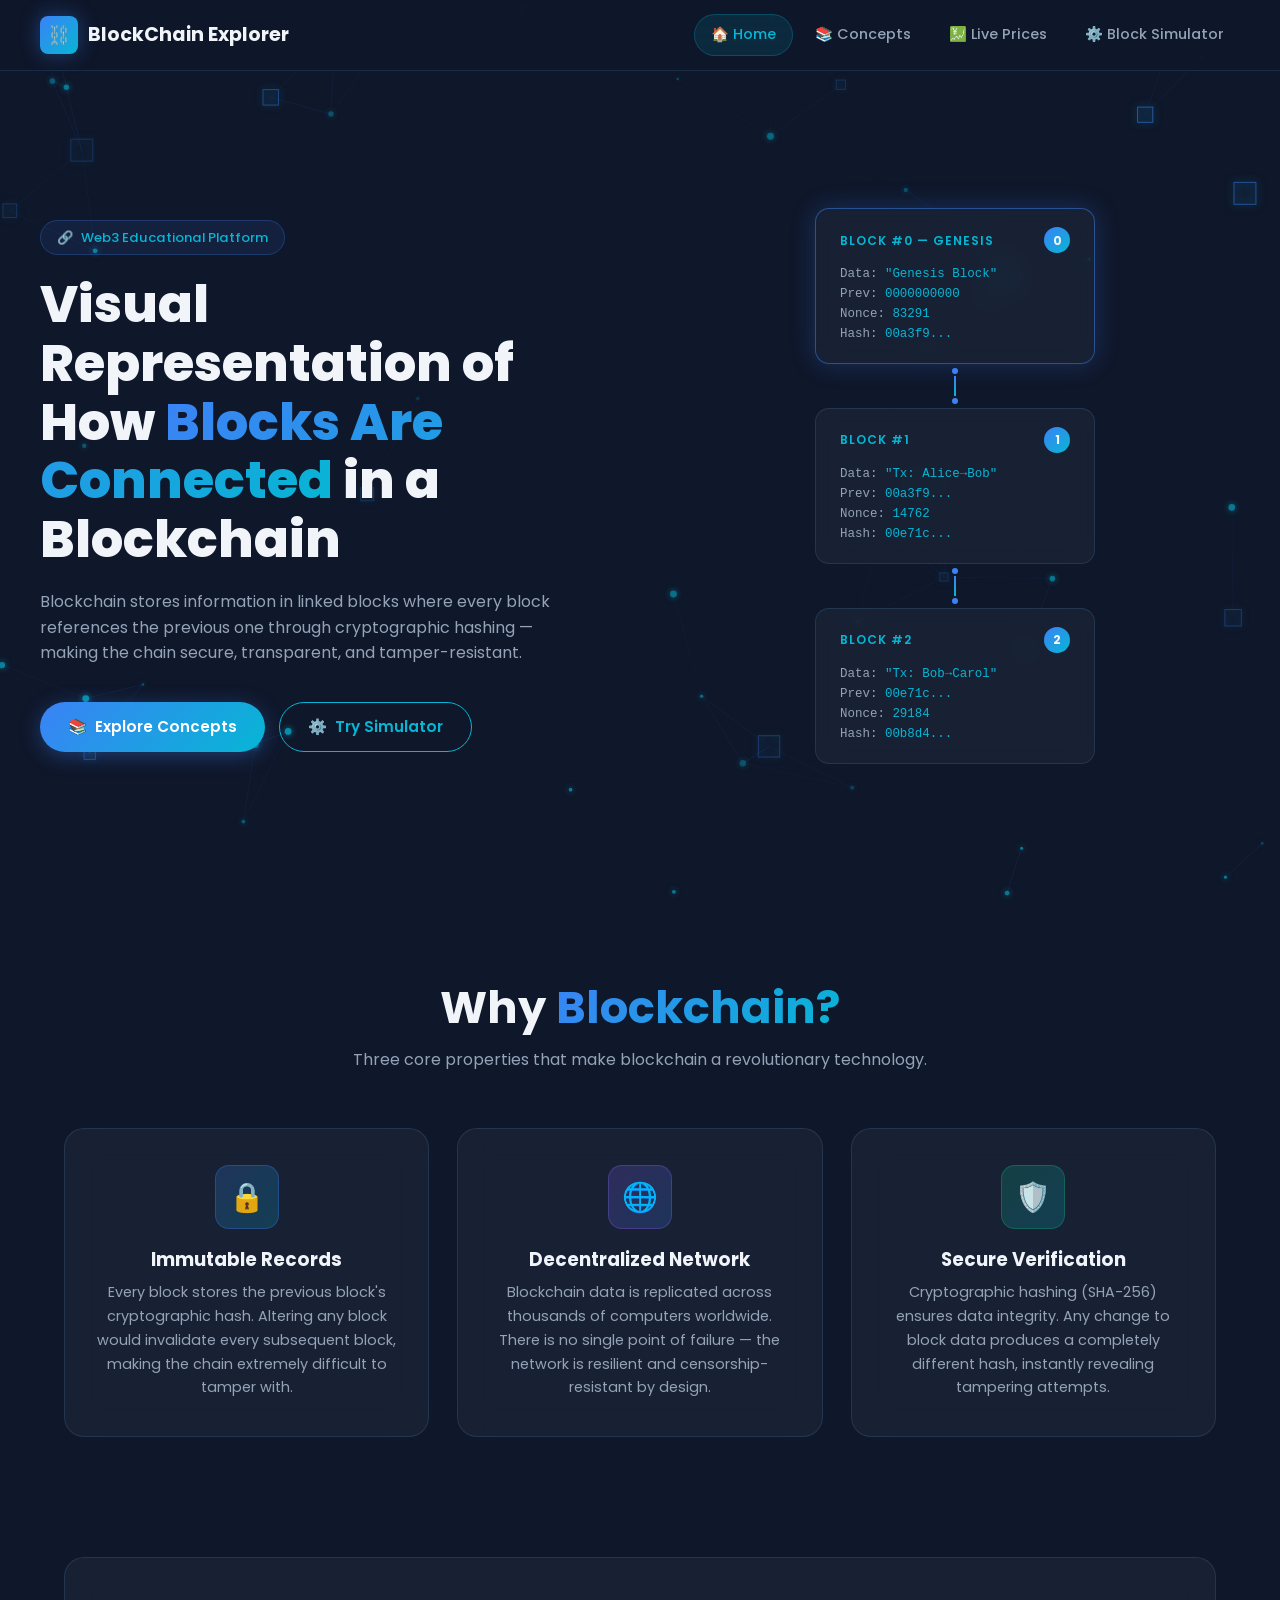
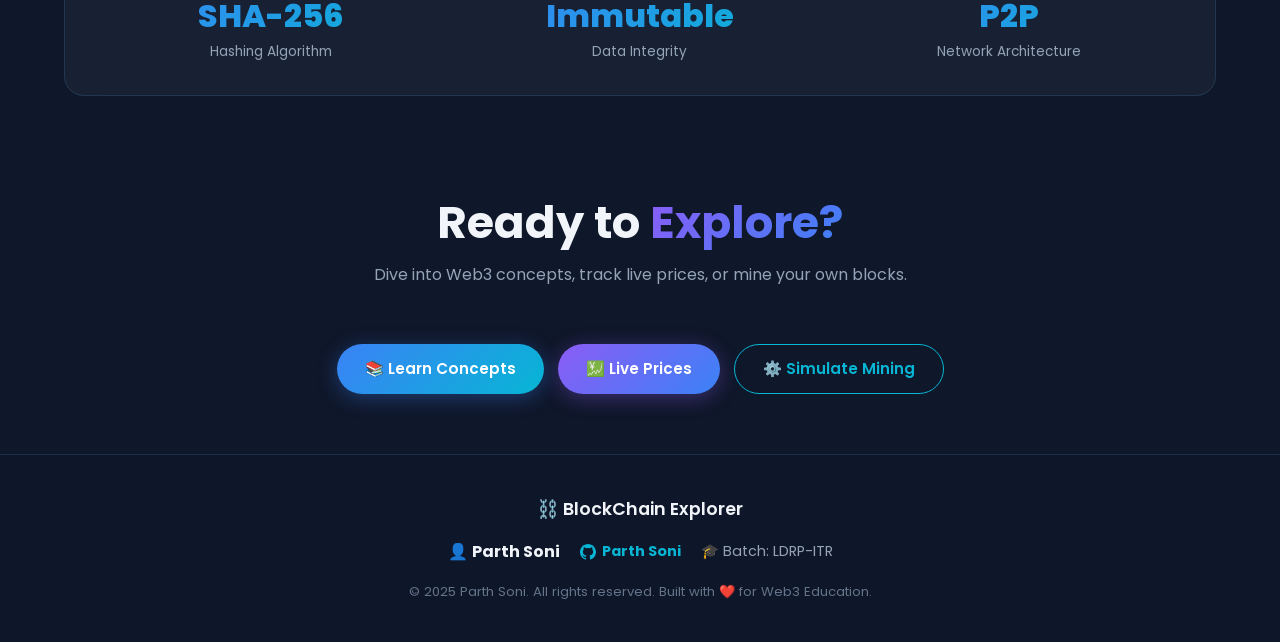
<file: web3(blockchain)/index.html>
<!DOCTYPE html>
<html lang="en">

<head>
  <meta charset="UTF-8" />
  <meta name="viewport" content="width=device-width, initial-scale=1.0" />
  <title>BlockChain Explorer — Home</title>
  <meta name="description"
    content="Visual representation of how blocks are connected in a blockchain. Explore Web3 concepts, live prices, and an interactive block simulator." />
  <link rel="stylesheet" href="css/style.css" />
  <link rel="icon"
    href="data:image/svg+xml,<svg xmlns='http://www.w3.org/2000/svg' viewBox='0 0 100 100'><text y='.9em' font-size='90'>🔗</text></svg>" />
</head>

<body>

  <!-- Animated Background Canvas -->
  <canvas id="bg-canvas"></canvas>

  <div class="page-wrapper">

    <!-- ===== NAVIGATION ===== -->
    <nav class="navbar" role="navigation" aria-label="Main navigation">
      <div class="navbar-inner">
        <a href="index.html" class="navbar-logo" aria-label="BlockChain Explorer Home">
          <span class="logo-icon" aria-hidden="true">⛓️</span>
          <span>BlockChain Explorer</span>
        </a>

        <button class="nav-toggle" id="navToggle" aria-label="Toggle navigation" aria-expanded="false">
          <span></span><span></span><span></span>
        </button>

        <ul class="navbar-links" id="navLinks" role="list">
          <li><a href="index.html" class="active" aria-current="page">🏠 Home</a></li>
          <li><a href="concepts.html">📚 Concepts</a></li>
          <li><a href="prices.html">💹 Live Prices</a></li>
          <li><a href="simulator.html">⚙️ Block Simulator</a></li>
        </ul>
      </div>
    </nav>

    <!-- ===== HERO SECTION ===== -->
    <section class="hero" aria-labelledby="hero-title">
      <div class="hero-inner">

        <!-- Left Content -->
        <div class="hero-content">
          <div class="hero-eyebrow fade-in">
            <span>🔗</span>
            <span>Web3 Educational Platform</span>
          </div>

          <h1 class="hero-title fade-in fade-in-delay-1" id="hero-title">
            Visual Representation of How
            <span class="gradient-text"> Blocks Are Connected</span>
            in a Blockchain
          </h1>

          <p class="hero-description fade-in fade-in-delay-2">
            Blockchain stores information in linked blocks where every block references
            the previous one through cryptographic hashing — making the chain secure,
            transparent, and tamper-resistant.
          </p>

          <div class="hero-buttons fade-in fade-in-delay-3">
            <a href="concepts.html" class="btn btn-primary">
              <span>📚</span> Explore Concepts
            </a>
            <a href="simulator.html" class="btn btn-outline">
              <span>⚙️</span> Try Simulator
            </a>
          </div>
        </div>

        <!-- Right Blockchain Visual -->
        <div class="blockchain-visual" aria-hidden="true">
          <div class="block-chain-demo">

            <!-- Genesis Block -->
            <div class="demo-block active-block">
              <div class="demo-block-header">
                <span class="demo-block-label">Block #0 — Genesis</span>
                <span class="demo-block-num">0</span>
              </div>
              <div class="demo-block-data">
                <div>Data: <span>"Genesis Block"</span></div>
                <div>Prev: <span>0000000000</span></div>
                <div>Nonce: <span>83291</span></div>
                <div>Hash: <span>00a3f9...</span></div>
              </div>
            </div>

            <div class="demo-chain-link">
              <div class="chain-dot"></div>
              <div class="chain-line"></div>
              <div class="chain-dot"></div>
            </div>

            <!-- Block 1 -->
            <div class="demo-block">
              <div class="demo-block-header">
                <span class="demo-block-label">Block #1</span>
                <span class="demo-block-num">1</span>
              </div>
              <div class="demo-block-data">
                <div>Data: <span>"Tx: Alice→Bob"</span></div>
                <div>Prev: <span>00a3f9...</span></div>
                <div>Nonce: <span>14762</span></div>
                <div>Hash: <span>00e71c...</span></div>
              </div>
            </div>

            <div class="demo-chain-link">
              <div class="chain-dot"></div>
              <div class="chain-line"></div>
              <div class="chain-dot"></div>
            </div>

            <!-- Block 2 -->
            <div class="demo-block">
              <div class="demo-block-header">
                <span class="demo-block-label">Block #2</span>
                <span class="demo-block-num">2</span>
              </div>
              <div class="demo-block-data">
                <div>Data: <span>"Tx: Bob→Carol"</span></div>
                <div>Prev: <span>00e71c...</span></div>
                <div>Nonce: <span>29184</span></div>
                <div>Hash: <span>00b8d4...</span></div>
              </div>
            </div>

          </div>
        </div>
        <!-- end hero right -->

      </div>
    </section>

    <!-- ===== FEATURES SECTION ===== -->
    <section class="section" aria-labelledby="features-title">
      <div class="container">
        <h2 class="section-title fade-in" id="features-title">
          Why <span class="gradient-text">Blockchain?</span>
        </h2>
        <p class="section-subtitle fade-in fade-in-delay-1">
          Three core properties that make blockchain a revolutionary technology.
        </p>

        <div class="features-grid">

          <!-- Card 1 -->
          <article class="glass-card feature-card fade-in fade-in-delay-1">
            <div class="feature-icon feature-icon-blue" aria-hidden="true">🔒</div>
            <h3>Immutable Records</h3>
            <p>
              Every block stores the previous block's cryptographic hash.
              Altering any block would invalidate every subsequent block,
              making the chain extremely difficult to tamper with.
            </p>
          </article>

          <!-- Card 2 -->
          <article class="glass-card feature-card fade-in fade-in-delay-2">
            <div class="feature-icon feature-icon-purple" aria-hidden="true">🌐</div>
            <h3>Decentralized Network</h3>
            <p>
              Blockchain data is replicated across thousands of computers worldwide.
              There is no single point of failure — the network is resilient and
              censorship-resistant by design.
            </p>
          </article>

          <!-- Card 3 -->
          <article class="glass-card feature-card fade-in fade-in-delay-3">
            <div class="feature-icon feature-icon-green" aria-hidden="true">🛡️</div>
            <h3>Secure Verification</h3>
            <p>
              Cryptographic hashing (SHA-256) ensures data integrity.
              Any change to block data produces a completely different hash,
              instantly revealing tampering attempts.
            </p>
          </article>

        </div>
      </div>
    </section>

    <!-- ===== STATS STRIP ===== -->
    <section class="section" style="padding: 40px 0;" aria-label="Blockchain statistics">
      <div class="container">
        <div class="glass-card"
          style="padding: 32px; display: grid; grid-template-columns: repeat(3,1fr); gap: 20px; text-align:center;">
          <div>
            <div style="font-size:2rem; font-weight:800;" class="gradient-text">SHA-256</div>
            <div style="color:var(--text-secondary);font-size:0.85rem;">Hashing Algorithm</div>
          </div>
          <div>
            <div style="font-size:2rem; font-weight:800;" class="gradient-text">Immutable</div>
            <div style="color:var(--text-secondary);font-size:0.85rem;">Data Integrity</div>
          </div>
          <div>
            <div style="font-size:2rem; font-weight:800;" class="gradient-text">P2P</div>
            <div style="color:var(--text-secondary);font-size:0.85rem;">Network Architecture</div>
          </div>
        </div>
      </div>
    </section>

    <!-- ===== CTA STRIP ===== -->
    <section class="section" style="padding: 60px 0;" aria-label="Call to action">
      <div class="container" style="text-align:center;">
        <h2 class="section-title fade-in">Ready to <span class="gradient-text-purple">Explore?</span></h2>
        <p class="section-subtitle fade-in fade-in-delay-1">Dive into Web3 concepts, track live prices, or mine your own
          blocks.</p>
        <div style="display:flex; gap:14px; justify-content:center; flex-wrap:wrap;" class="fade-in fade-in-delay-2">
          <a href="concepts.html" class="btn btn-primary">📚 Learn Concepts</a>
          <a href="prices.html" class="btn btn-secondary">💹 Live Prices</a>
          <a href="simulator.html" class="btn btn-outline">⚙️ Simulate Mining</a>
        </div>
      </div>
    </section>

    <!-- ===== FOOTER ===== -->
    <footer class="footer" role="contentinfo">
      <div class="footer-inner">
        <div class="footer-name">⛓️ BlockChain Explorer</div>
        <div class="footer-meta">
          <span>👤 <strong>Parth Soni</strong></span>
          <a href="https://github.com/parth-soni67" target="_blank" rel="noopener noreferrer">
            <svg width="16" height="16" viewBox="0 0 24 24" fill="currentColor" aria-hidden="true">
              <path
                d="M12 0C5.37 0 0 5.37 0 12c0 5.3 3.44 9.8 8.21 11.39.6.11.82-.26.82-.58v-2.03c-3.34.73-4.04-1.61-4.04-1.61-.54-1.38-1.33-1.75-1.33-1.75-1.09-.74.08-.73.08-.73 1.2.08 1.84 1.24 1.84 1.24 1.07 1.83 2.8 1.3 3.48 1 .11-.78.42-1.3.76-1.6-2.67-.3-5.47-1.33-5.47-5.93 0-1.31.47-2.38 1.24-3.22-.12-.3-.54-1.52.12-3.18 0 0 1.01-.32 3.3 1.23a11.5 11.5 0 0 1 3-.4c1.02 0 2.05.13 3 .4 2.28-1.55 3.3-1.23 3.3-1.23.66 1.66.24 2.88.12 3.18.77.84 1.24 1.91 1.24 3.22 0 4.61-2.81 5.63-5.48 5.92.43.37.81 1.1.81 2.22v3.29c0 .32.21.7.82.58C20.56 21.8 24 17.3 24 12 24 5.37 18.63 0 12 0z" />
            </svg>
            <strong>Parth Soni</strong>
          </a>
          <span class="footer-batch">🎓 Batch: LDRP-ITR</span>
        </div>
        <p class="footer-copy">© 2025 Parth Soni. All rights reserved. Built with ❤️ for Web3 Education.</p>
      </div>
    </footer>

  </div><!-- end page-wrapper -->

  <script src="js/main.js"></script>
</body>

</html>
</file>
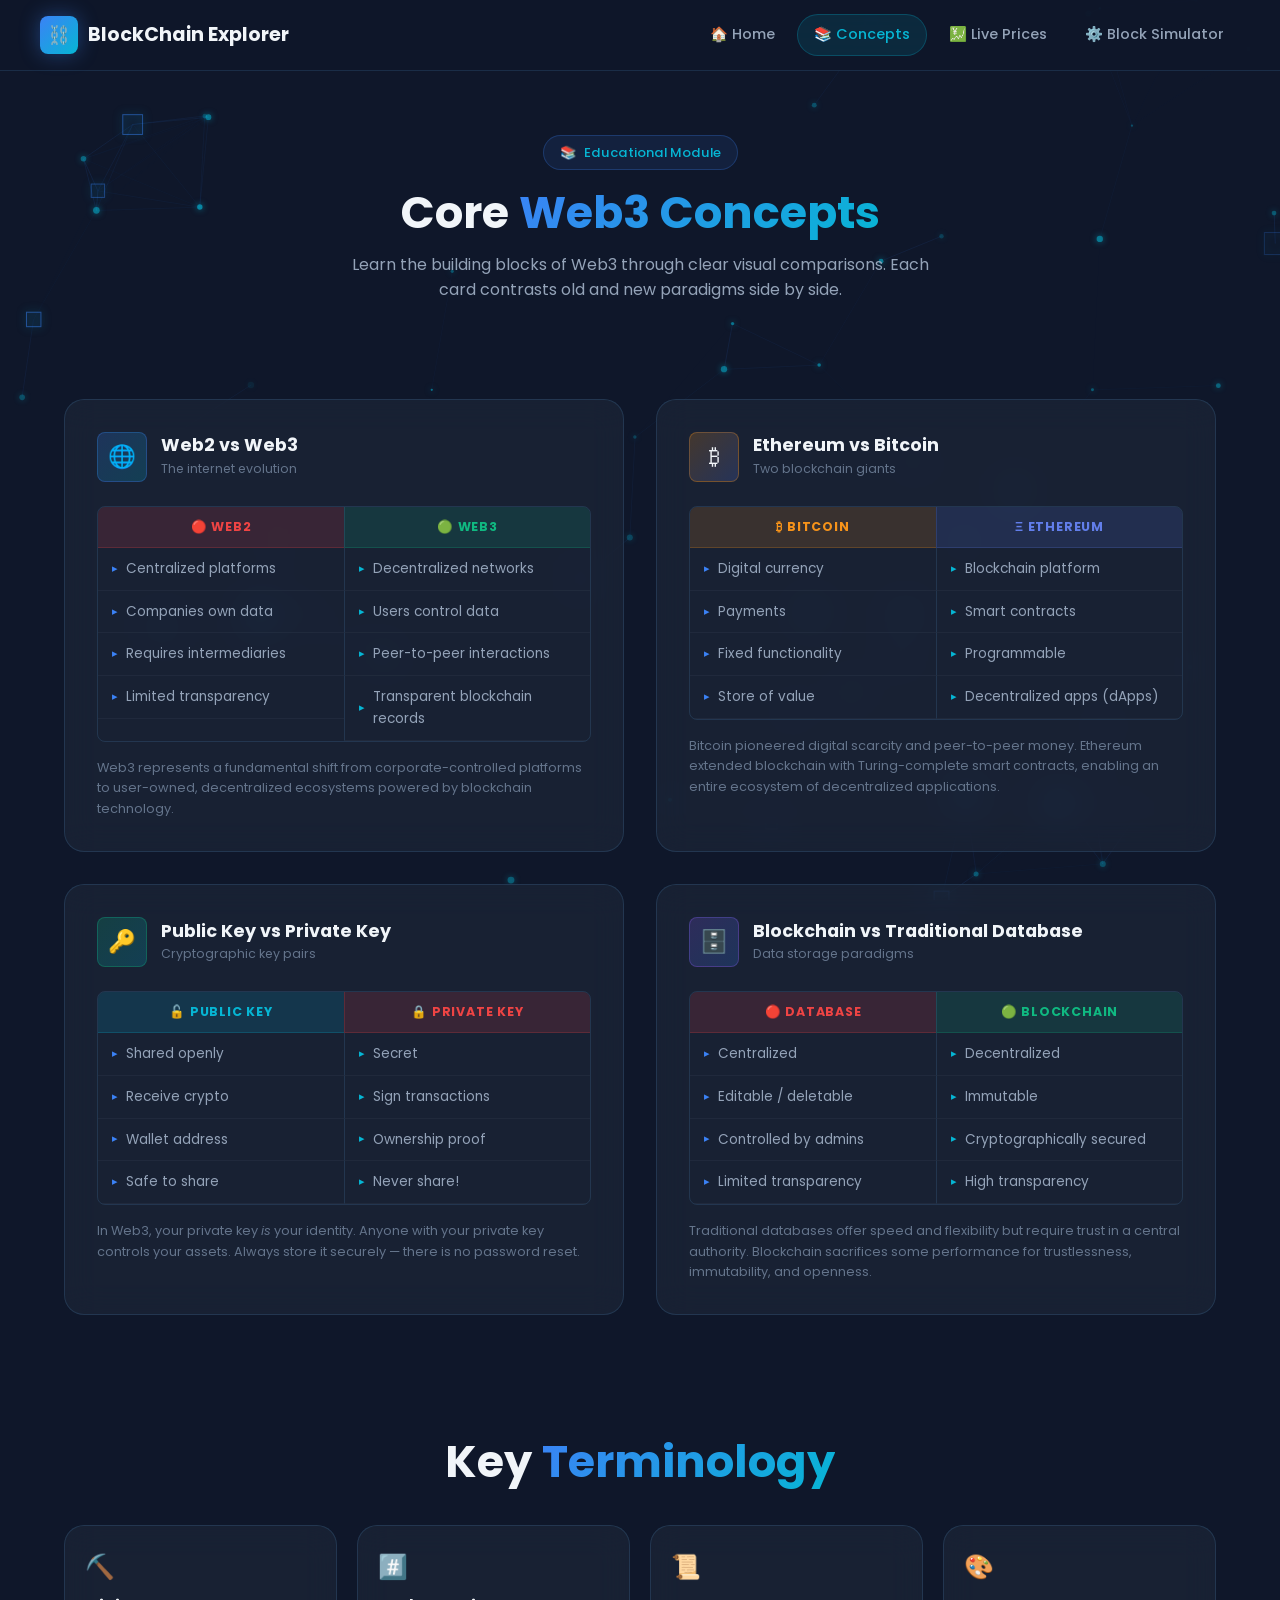
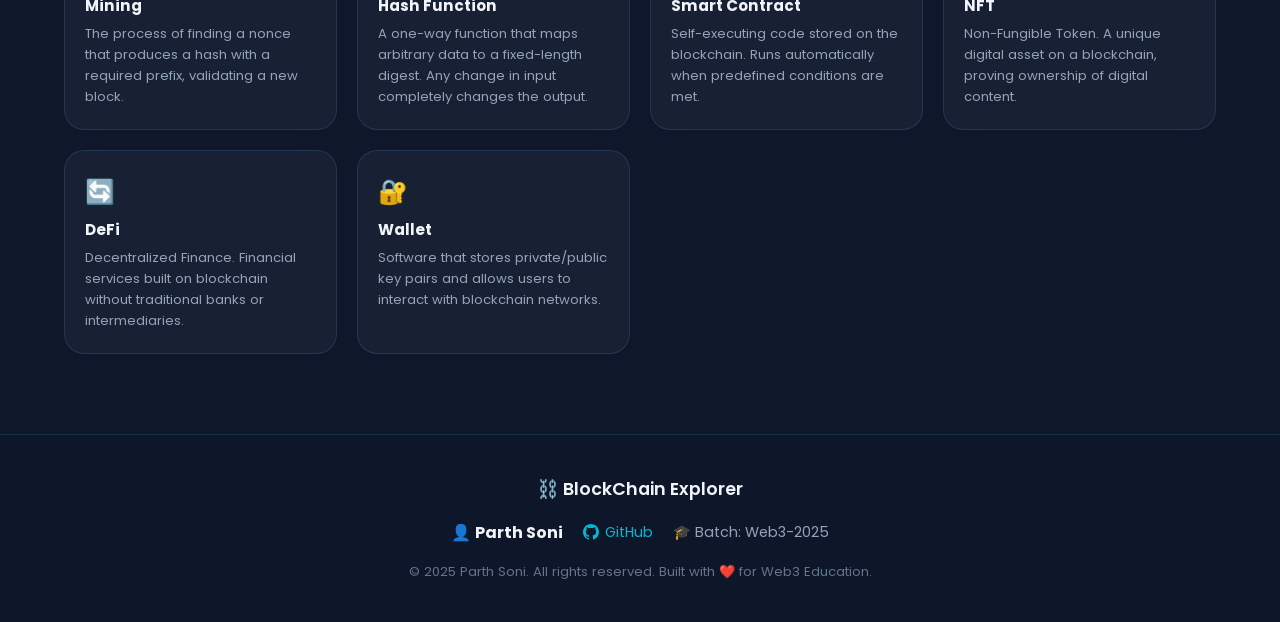
<file: web3(blockchain)/concepts.html>
<!DOCTYPE html>
<html lang="en">
<head>
  <meta charset="UTF-8" />
  <meta name="viewport" content="width=device-width, initial-scale=1.0" />
  <title>BlockChain Explorer — Core Web3 Concepts</title>
  <meta name="description" content="Learn the building blocks of Web3 through clear visual comparisons: Web2 vs Web3, Ethereum vs Bitcoin, Public vs Private Keys, and Blockchain vs Database." />
  <link rel="stylesheet" href="css/style.css" />
  <link rel="icon" href="data:image/svg+xml,<svg xmlns='http://www.w3.org/2000/svg' viewBox='0 0 100 100'><text y='.9em' font-size='90'>🔗</text></svg>" />
</head>
<body>

<!-- Animated Background Canvas -->
<canvas id="bg-canvas"></canvas>

<div class="page-wrapper">

  <!-- ===== NAVIGATION ===== -->
  <nav class="navbar" role="navigation" aria-label="Main navigation">
    <div class="navbar-inner">
      <a href="index.html" class="navbar-logo" aria-label="BlockChain Explorer Home">
        <span class="logo-icon" aria-hidden="true">⛓️</span>
        <span>BlockChain Explorer</span>
      </a>

      <button class="nav-toggle" id="navToggle" aria-label="Toggle navigation" aria-expanded="false">
        <span></span><span></span><span></span>
      </button>

      <ul class="navbar-links" id="navLinks" role="list">
        <li><a href="index.html">🏠 Home</a></li>
        <li><a href="concepts.html" class="active" aria-current="page">📚 Concepts</a></li>
        <li><a href="prices.html">💹 Live Prices</a></li>
        <li><a href="simulator.html">⚙️ Block Simulator</a></li>
      </ul>
    </div>
  </nav>

  <!-- ===== PAGE HEADER ===== -->
  <header style="padding: 64px 24px 20px;" aria-labelledby="concepts-title">
    <div class="container" style="text-align:center;">
      <div class="hero-eyebrow fade-in" style="display:inline-flex; margin-bottom:16px;">
        <span>📚</span>
        <span>Educational Module</span>
      </div>
      <h1 class="section-title fade-in fade-in-delay-1" id="concepts-title">
        Core <span class="gradient-text">Web3 Concepts</span>
      </h1>
      <p class="section-subtitle fade-in fade-in-delay-2">
        Learn the building blocks of Web3 through clear visual comparisons.
        Each card contrasts old and new paradigms side by side.
      </p>
    </div>
  </header>

  <!-- ===== CONCEPTS GRID ===== -->
  <main class="section" style="padding-top: 20px;">
    <div class="container">
      <div class="concepts-grid">

        <!-- ========== CARD 1: Web2 vs Web3 ========== -->
        <article class="glass-card concept-card fade-in fade-in-delay-1" aria-labelledby="card1-title">
          <div class="concept-card-header">
            <div class="concept-card-icon" style="background:linear-gradient(135deg,rgba(59,130,246,0.2),rgba(6,182,212,0.2));border:1px solid rgba(59,130,246,0.3);" aria-hidden="true">🌐</div>
            <div>
              <h2 style="font-size:1.1rem;margin:0;" id="card1-title">Web2 vs Web3</h2>
              <p style="font-size:0.78rem;color:var(--text-muted);margin:2px 0 0;">The internet evolution</p>
            </div>
          </div>
          <div class="comparison-table" role="table" aria-label="Web2 vs Web3 comparison">
            <div class="comp-col" role="columnheader">
              <div class="comp-col-header left">🔴 Web2</div>
              <div class="comp-item" role="cell">Centralized platforms</div>
              <div class="comp-item" role="cell">Companies own data</div>
              <div class="comp-item" role="cell">Requires intermediaries</div>
              <div class="comp-item" role="cell">Limited transparency</div>
            </div>
            <div class="comp-col" role="columnheader">
              <div class="comp-col-header right">🟢 Web3</div>
              <div class="comp-item right-item" role="cell">Decentralized networks</div>
              <div class="comp-item right-item" role="cell">Users control data</div>
              <div class="comp-item right-item" role="cell">Peer-to-peer interactions</div>
              <div class="comp-item right-item" role="cell">Transparent blockchain records</div>
            </div>
          </div>
          <p style="font-size:0.8rem;color:var(--text-muted);margin-top:16px;line-height:1.6;">
            Web3 represents a fundamental shift from corporate-controlled platforms to user-owned, decentralized ecosystems powered by blockchain technology.
          </p>
        </article>

        <!-- ========== CARD 2: Ethereum vs Bitcoin ========== -->
        <article class="glass-card concept-card fade-in fade-in-delay-2" aria-labelledby="card2-title">
          <div class="concept-card-header">
            <div class="concept-card-icon" style="background:linear-gradient(135deg,rgba(247,147,26,0.2),rgba(98,126,234,0.2));border:1px solid rgba(247,147,26,0.3);" aria-hidden="true">₿</div>
            <div>
              <h2 style="font-size:1.1rem;margin:0;" id="card2-title">Ethereum vs Bitcoin</h2>
              <p style="font-size:0.78rem;color:var(--text-muted);margin:2px 0 0;">Two blockchain giants</p>
            </div>
          </div>
          <div class="comparison-table" role="table" aria-label="Bitcoin vs Ethereum comparison">
            <div class="comp-col" role="columnheader">
              <div class="comp-col-header left" style="background:rgba(247,147,26,0.15);color:#F7931A;border-color:rgba(247,147,26,0.2);">₿ Bitcoin</div>
              <div class="comp-item" role="cell">Digital currency</div>
              <div class="comp-item" role="cell">Payments</div>
              <div class="comp-item" role="cell">Fixed functionality</div>
              <div class="comp-item" role="cell">Store of value</div>
            </div>
            <div class="comp-col" role="columnheader">
              <div class="comp-col-header right" style="background:rgba(98,126,234,0.15);color:#627EEA;border-color:rgba(98,126,234,0.2);">Ξ Ethereum</div>
              <div class="comp-item right-item" role="cell">Blockchain platform</div>
              <div class="comp-item right-item" role="cell">Smart contracts</div>
              <div class="comp-item right-item" role="cell">Programmable</div>
              <div class="comp-item right-item" role="cell">Decentralized apps (dApps)</div>
            </div>
          </div>
          <p style="font-size:0.8rem;color:var(--text-muted);margin-top:16px;line-height:1.6;">
            Bitcoin pioneered digital scarcity and peer-to-peer money. Ethereum extended blockchain with Turing-complete smart contracts, enabling an entire ecosystem of decentralized applications.
          </p>
        </article>

        <!-- ========== CARD 3: Public Key vs Private Key ========== -->
        <article class="glass-card concept-card fade-in fade-in-delay-3" aria-labelledby="card3-title">
          <div class="concept-card-header">
            <div class="concept-card-icon" style="background:linear-gradient(135deg,rgba(16,185,129,0.2),rgba(6,182,212,0.2));border:1px solid rgba(16,185,129,0.3);" aria-hidden="true">🔑</div>
            <div>
              <h2 style="font-size:1.1rem;margin:0;" id="card3-title">Public Key vs Private Key</h2>
              <p style="font-size:0.78rem;color:var(--text-muted);margin:2px 0 0;">Cryptographic key pairs</p>
            </div>
          </div>
          <div class="comparison-table" role="table" aria-label="Public Key vs Private Key comparison">
            <div class="comp-col" role="columnheader">
              <div class="comp-col-header left" style="background:rgba(6,182,212,0.15);color:var(--accent-cyan);border-color:rgba(6,182,212,0.2);">🔓 Public Key</div>
              <div class="comp-item" role="cell">Shared openly</div>
              <div class="comp-item" role="cell">Receive crypto</div>
              <div class="comp-item" role="cell">Wallet address</div>
              <div class="comp-item" role="cell">Safe to share</div>
            </div>
            <div class="comp-col" role="columnheader">
              <div class="comp-col-header right" style="background:rgba(239,68,68,0.15);color:var(--accent-red);border-color:rgba(239,68,68,0.2);">🔒 Private Key</div>
              <div class="comp-item right-item" role="cell">Secret</div>
              <div class="comp-item right-item" role="cell">Sign transactions</div>
              <div class="comp-item right-item" role="cell">Ownership proof</div>
              <div class="comp-item right-item" role="cell">Never share!</div>
            </div>
          </div>
          <p style="font-size:0.8rem;color:var(--text-muted);margin-top:16px;line-height:1.6;">
            In Web3, your private key <em>is</em> your identity. Anyone with your private key controls your assets. Always store it securely — there is no password reset.
          </p>
        </article>

        <!-- ========== CARD 4: Blockchain vs Traditional Database ========== -->
        <article class="glass-card concept-card fade-in fade-in-delay-4" aria-labelledby="card4-title">
          <div class="concept-card-header">
            <div class="concept-card-icon" style="background:linear-gradient(135deg,rgba(139,92,246,0.2),rgba(59,130,246,0.2));border:1px solid rgba(139,92,246,0.3);" aria-hidden="true">🗄️</div>
            <div>
              <h2 style="font-size:1.1rem;margin:0;" id="card4-title">Blockchain vs Traditional Database</h2>
              <p style="font-size:0.78rem;color:var(--text-muted);margin:2px 0 0;">Data storage paradigms</p>
            </div>
          </div>
          <div class="comparison-table" role="table" aria-label="Traditional Database vs Blockchain comparison">
            <div class="comp-col" role="columnheader">
              <div class="comp-col-header left">🔴 Database</div>
              <div class="comp-item" role="cell">Centralized</div>
              <div class="comp-item" role="cell">Editable / deletable</div>
              <div class="comp-item" role="cell">Controlled by admins</div>
              <div class="comp-item" role="cell">Limited transparency</div>
            </div>
            <div class="comp-col" role="columnheader">
              <div class="comp-col-header right">🟢 Blockchain</div>
              <div class="comp-item right-item" role="cell">Decentralized</div>
              <div class="comp-item right-item" role="cell">Immutable</div>
              <div class="comp-item right-item" role="cell">Cryptographically secured</div>
              <div class="comp-item right-item" role="cell">High transparency</div>
            </div>
          </div>
          <p style="font-size:0.8rem;color:var(--text-muted);margin-top:16px;line-height:1.6;">
            Traditional databases offer speed and flexibility but require trust in a central authority. Blockchain sacrifices some performance for trustlessness, immutability, and openness.
          </p>
        </article>

      </div><!-- end concepts-grid -->
    </div>
  </main>

  <!-- ===== KEY TERMS STRIP ===== -->
  <section class="section" style="padding: 40px 0 80px;" aria-labelledby="key-terms-title">
    <div class="container">
      <h2 class="section-title fade-in" id="key-terms-title" style="margin-bottom:36px;">
        Key <span class="gradient-text">Terminology</span>
      </h2>
      <div style="display:grid;grid-template-columns:repeat(auto-fill,minmax(220px,1fr));gap:20px;">

        <div class="glass-card" style="padding:22px 20px;">
          <div style="font-size:1.5rem;margin-bottom:10px;">⛏️</div>
          <h3 style="font-size:0.95rem;margin-bottom:8px;">Mining</h3>
          <p style="font-size:0.82rem;color:var(--text-secondary);line-height:1.6;">The process of finding a nonce that produces a hash with a required prefix, validating a new block.</p>
        </div>

        <div class="glass-card" style="padding:22px 20px;">
          <div style="font-size:1.5rem;margin-bottom:10px;">#️⃣</div>
          <h3 style="font-size:0.95rem;margin-bottom:8px;">Hash Function</h3>
          <p style="font-size:0.82rem;color:var(--text-secondary);line-height:1.6;">A one-way function that maps arbitrary data to a fixed-length digest. Any change in input completely changes the output.</p>
        </div>

        <div class="glass-card" style="padding:22px 20px;">
          <div style="font-size:1.5rem;margin-bottom:10px;">📜</div>
          <h3 style="font-size:0.95rem;margin-bottom:8px;">Smart Contract</h3>
          <p style="font-size:0.82rem;color:var(--text-secondary);line-height:1.6;">Self-executing code stored on the blockchain. Runs automatically when predefined conditions are met.</p>
        </div>

        <div class="glass-card" style="padding:22px 20px;">
          <div style="font-size:1.5rem;margin-bottom:10px;">🎨</div>
          <h3 style="font-size:0.95rem;margin-bottom:8px;">NFT</h3>
          <p style="font-size:0.82rem;color:var(--text-secondary);line-height:1.6;">Non-Fungible Token. A unique digital asset on a blockchain, proving ownership of digital content.</p>
        </div>

        <div class="glass-card" style="padding:22px 20px;">
          <div style="font-size:1.5rem;margin-bottom:10px;">🔄</div>
          <h3 style="font-size:0.95rem;margin-bottom:8px;">DeFi</h3>
          <p style="font-size:0.82rem;color:var(--text-secondary);line-height:1.6;">Decentralized Finance. Financial services built on blockchain without traditional banks or intermediaries.</p>
        </div>

        <div class="glass-card" style="padding:22px 20px;">
          <div style="font-size:1.5rem;margin-bottom:10px;">🔐</div>
          <h3 style="font-size:0.95rem;margin-bottom:8px;">Wallet</h3>
          <p style="font-size:0.82rem;color:var(--text-secondary);line-height:1.6;">Software that stores private/public key pairs and allows users to interact with blockchain networks.</p>
        </div>

      </div>
    </div>
  </section>

  <!-- ===== FOOTER ===== -->
  <footer class="footer" role="contentinfo">
    <div class="footer-inner">
      <div class="footer-name">⛓️ BlockChain Explorer</div>
      <div class="footer-meta">
        <span>👤 <strong>Parth Soni</strong></span>
        <a href="https://github.com/" target="_blank" rel="noopener noreferrer">
          <svg width="16" height="16" viewBox="0 0 24 24" fill="currentColor" aria-hidden="true"><path d="M12 0C5.37 0 0 5.37 0 12c0 5.3 3.44 9.8 8.21 11.39.6.11.82-.26.82-.58v-2.03c-3.34.73-4.04-1.61-4.04-1.61-.54-1.38-1.33-1.75-1.33-1.75-1.09-.74.08-.73.08-.73 1.2.08 1.84 1.24 1.84 1.24 1.07 1.83 2.8 1.3 3.48 1 .11-.78.42-1.3.76-1.6-2.67-.3-5.47-1.33-5.47-5.93 0-1.31.47-2.38 1.24-3.22-.12-.3-.54-1.52.12-3.18 0 0 1.01-.32 3.3 1.23a11.5 11.5 0 0 1 3-.4c1.02 0 2.05.13 3 .4 2.28-1.55 3.3-1.23 3.3-1.23.66 1.66.24 2.88.12 3.18.77.84 1.24 1.91 1.24 3.22 0 4.61-2.81 5.63-5.48 5.92.43.37.81 1.1.81 2.22v3.29c0 .32.21.7.82.58C20.56 21.8 24 17.3 24 12 24 5.37 18.63 0 12 0z"/></svg>
          GitHub
        </a>
        <span class="footer-batch">🎓 Batch: Web3-2025</span>
      </div>
      <p class="footer-copy">© 2025 Parth Soni. All rights reserved. Built with ❤️ for Web3 Education.</p>
    </div>
  </footer>

</div><!-- end page-wrapper -->

<script src="js/main.js"></script>
</body>
</html>
</file>
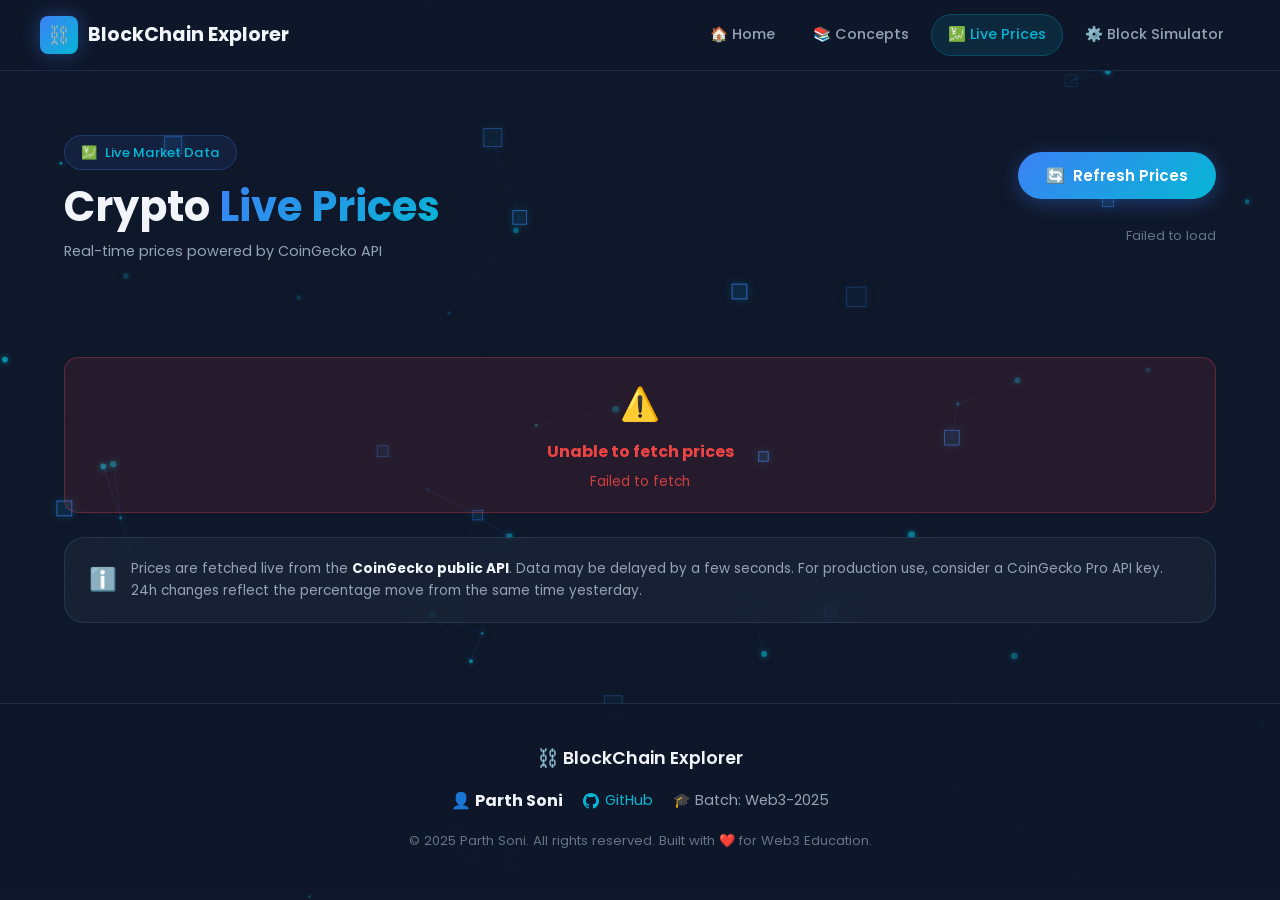
<file: web3(blockchain)/prices.html>
<!DOCTYPE html>
<html lang="en">
<head>
  <meta charset="UTF-8" />
  <meta name="viewport" content="width=device-width, initial-scale=1.0" />
  <title>BlockChain Explorer — Live Crypto Prices</title>
  <meta name="description" content="Live cryptocurrency prices for Bitcoin, Ethereum, Solana, Polygon, and more. Updated in real time via CoinGecko API." />
  <link rel="stylesheet" href="css/style.css" />
  <link rel="icon" href="data:image/svg+xml,<svg xmlns='http://www.w3.org/2000/svg' viewBox='0 0 100 100'><text y='.9em' font-size='90'>🔗</text></svg>" />
</head>
<body>

<!-- Animated Background Canvas -->
<canvas id="bg-canvas"></canvas>

<div class="page-wrapper">

  <!-- ===== NAVIGATION ===== -->
  <nav class="navbar" role="navigation" aria-label="Main navigation">
    <div class="navbar-inner">
      <a href="index.html" class="navbar-logo" aria-label="BlockChain Explorer Home">
        <span class="logo-icon" aria-hidden="true">⛓️</span>
        <span>BlockChain Explorer</span>
      </a>

      <button class="nav-toggle" id="navToggle" aria-label="Toggle navigation" aria-expanded="false">
        <span></span><span></span><span></span>
      </button>

      <ul class="navbar-links" id="navLinks" role="list">
        <li><a href="index.html">🏠 Home</a></li>
        <li><a href="concepts.html">📚 Concepts</a></li>
        <li><a href="prices.html" class="active" aria-current="page">💹 Live Prices</a></li>
        <li><a href="simulator.html">⚙️ Block Simulator</a></li>
      </ul>
    </div>
  </nav>

  <!-- ===== PAGE HEADER ===== -->
  <header style="padding: 64px 24px 20px;" aria-labelledby="prices-title">
    <div class="container">
      <div class="prices-header-bar">
        <div>
          <div class="hero-eyebrow fade-in" style="display:inline-flex;margin-bottom:12px;">
            <span>💹</span>
            <span>Live Market Data</span>
          </div>
          <h1 class="fade-in fade-in-delay-1" id="prices-title" style="font-size:clamp(1.8rem,4vw,2.6rem);margin-bottom:8px;">
            Crypto <span class="gradient-text">Live Prices</span>
          </h1>
          <p class="fade-in fade-in-delay-2" style="color:var(--text-secondary);font-size:0.9rem;">
            Real-time prices powered by CoinGecko API
          </p>
        </div>
        <div class="fade-in fade-in-delay-3" style="display:flex;flex-direction:column;align-items:flex-end;gap:10px;">
          <button class="btn btn-primary" id="refreshBtn" onclick="loadPrices()" aria-label="Refresh cryptocurrency prices">
            <span id="refreshIcon">🔄</span> Refresh Prices
          </button>
          <p class="last-updated" id="lastUpdated" aria-live="polite">Not yet loaded</p>
        </div>
      </div>
    </div>
  </header>

  <!-- ===== MAIN CONTENT ===== -->
  <main class="section" style="padding-top:10px;" aria-label="Cryptocurrency prices">
    <div class="container">

      <!-- Loading State -->
      <div class="loading-container" id="loadingState" role="status" aria-label="Loading prices">
        <div class="spinner" aria-hidden="true"></div>
        <p class="loading-text">Fetching live prices...</p>
      </div>

      <!-- Error Message -->
      <div class="error-message" id="errorMessage" role="alert" aria-live="assertive">
        <div style="font-size:2rem;margin-bottom:10px;" aria-hidden="true">⚠️</div>
        <strong>Unable to fetch prices</strong>
        <p id="errorDetail" style="margin-top:6px;font-size:0.85rem;opacity:0.85;">CoinGecko API may be temporarily unavailable. Please try again in a moment.</p>
      </div>

      <!-- Prices Grid -->
      <div class="prices-grid" id="pricesGrid" style="display:none;" aria-label="Cryptocurrency price cards">
        <!-- Cards injected by prices.js -->
      </div>

      <!-- Market Overview Panel -->
      <div class="glass-card" id="marketOverview" style="display:none;padding:28px;margin-top:12px;">
        <h2 style="font-size:1rem;color:var(--text-secondary);margin-bottom:20px;font-weight:500;">
          📊 Market Overview
        </h2>
        <div style="display:grid;grid-template-columns:repeat(auto-fill,minmax(180px,1fr));gap:20px;">
          <div>
            <div style="font-size:0.75rem;color:var(--text-muted);text-transform:uppercase;letter-spacing:0.6px;margin-bottom:4px;">Top Gainer (24h)</div>
            <div id="topGainer" style="font-size:1.05rem;font-weight:600;color:var(--accent-green);">—</div>
          </div>
          <div>
            <div style="font-size:0.75rem;color:var(--text-muted);text-transform:uppercase;letter-spacing:0.6px;margin-bottom:4px;">Top Loser (24h)</div>
            <div id="topLoser" style="font-size:1.05rem;font-weight:600;color:var(--accent-red);">—</div>
          </div>
          <div>
            <div style="font-size:0.75rem;color:var(--text-muted);text-transform:uppercase;letter-spacing:0.6px;margin-bottom:4px;">Coins Tracked</div>
            <div id="coinsTracked" style="font-size:1.05rem;font-weight:600;color:var(--text-primary);">—</div>
          </div>
          <div>
            <div style="font-size:0.75rem;color:var(--text-muted);text-transform:uppercase;letter-spacing:0.6px;margin-bottom:4px;">Data Source</div>
            <div style="font-size:1.05rem;font-weight:600;color:var(--accent-blue);">CoinGecko</div>
          </div>
        </div>
      </div>

      <!-- Info Banner -->
      <div class="glass-card" style="padding:20px 24px;margin-top:24px;display:flex;align-items:center;gap:14px;">
        <span style="font-size:1.4rem;flex-shrink:0;" aria-hidden="true">ℹ️</span>
        <p style="font-size:0.85rem;color:var(--text-secondary);line-height:1.6;">
          Prices are fetched live from the <strong style="color:var(--text-primary);">CoinGecko public API</strong>.
          Data may be delayed by a few seconds. For production use, consider a CoinGecko Pro API key.
          24h changes reflect the percentage move from the same time yesterday.
        </p>
      </div>

    </div>
  </main>

  <!-- ===== FOOTER ===== -->
  <footer class="footer" role="contentinfo">
    <div class="footer-inner">
      <div class="footer-name">⛓️ BlockChain Explorer</div>
      <div class="footer-meta">
        <span>👤 <strong>Parth Soni</strong></span>
        <a href="https://github.com/" target="_blank" rel="noopener noreferrer">
          <svg width="16" height="16" viewBox="0 0 24 24" fill="currentColor" aria-hidden="true"><path d="M12 0C5.37 0 0 5.37 0 12c0 5.3 3.44 9.8 8.21 11.39.6.11.82-.26.82-.58v-2.03c-3.34.73-4.04-1.61-4.04-1.61-.54-1.38-1.33-1.75-1.33-1.75-1.09-.74.08-.73.08-.73 1.2.08 1.84 1.24 1.84 1.24 1.07 1.83 2.8 1.3 3.48 1 .11-.78.42-1.3.76-1.6-2.67-.3-5.47-1.33-5.47-5.93 0-1.31.47-2.38 1.24-3.22-.12-.3-.54-1.52.12-3.18 0 0 1.01-.32 3.3 1.23a11.5 11.5 0 0 1 3-.4c1.02 0 2.05.13 3 .4 2.28-1.55 3.3-1.23 3.3-1.23.66 1.66.24 2.88.12 3.18.77.84 1.24 1.91 1.24 3.22 0 4.61-2.81 5.63-5.48 5.92.43.37.81 1.1.81 2.22v3.29c0 .32.21.7.82.58C20.56 21.8 24 17.3 24 12 24 5.37 18.63 0 12 0z"/></svg>
          GitHub
        </a>
        <span class="footer-batch">🎓 Batch: Web3-2025</span>
      </div>
      <p class="footer-copy">© 2025 Parth Soni. All rights reserved. Built with ❤️ for Web3 Education.</p>
    </div>
  </footer>

</div><!-- end page-wrapper -->

<script src="js/main.js"></script>
<script src="js/prices.js"></script>
</body>
</html>
</file>
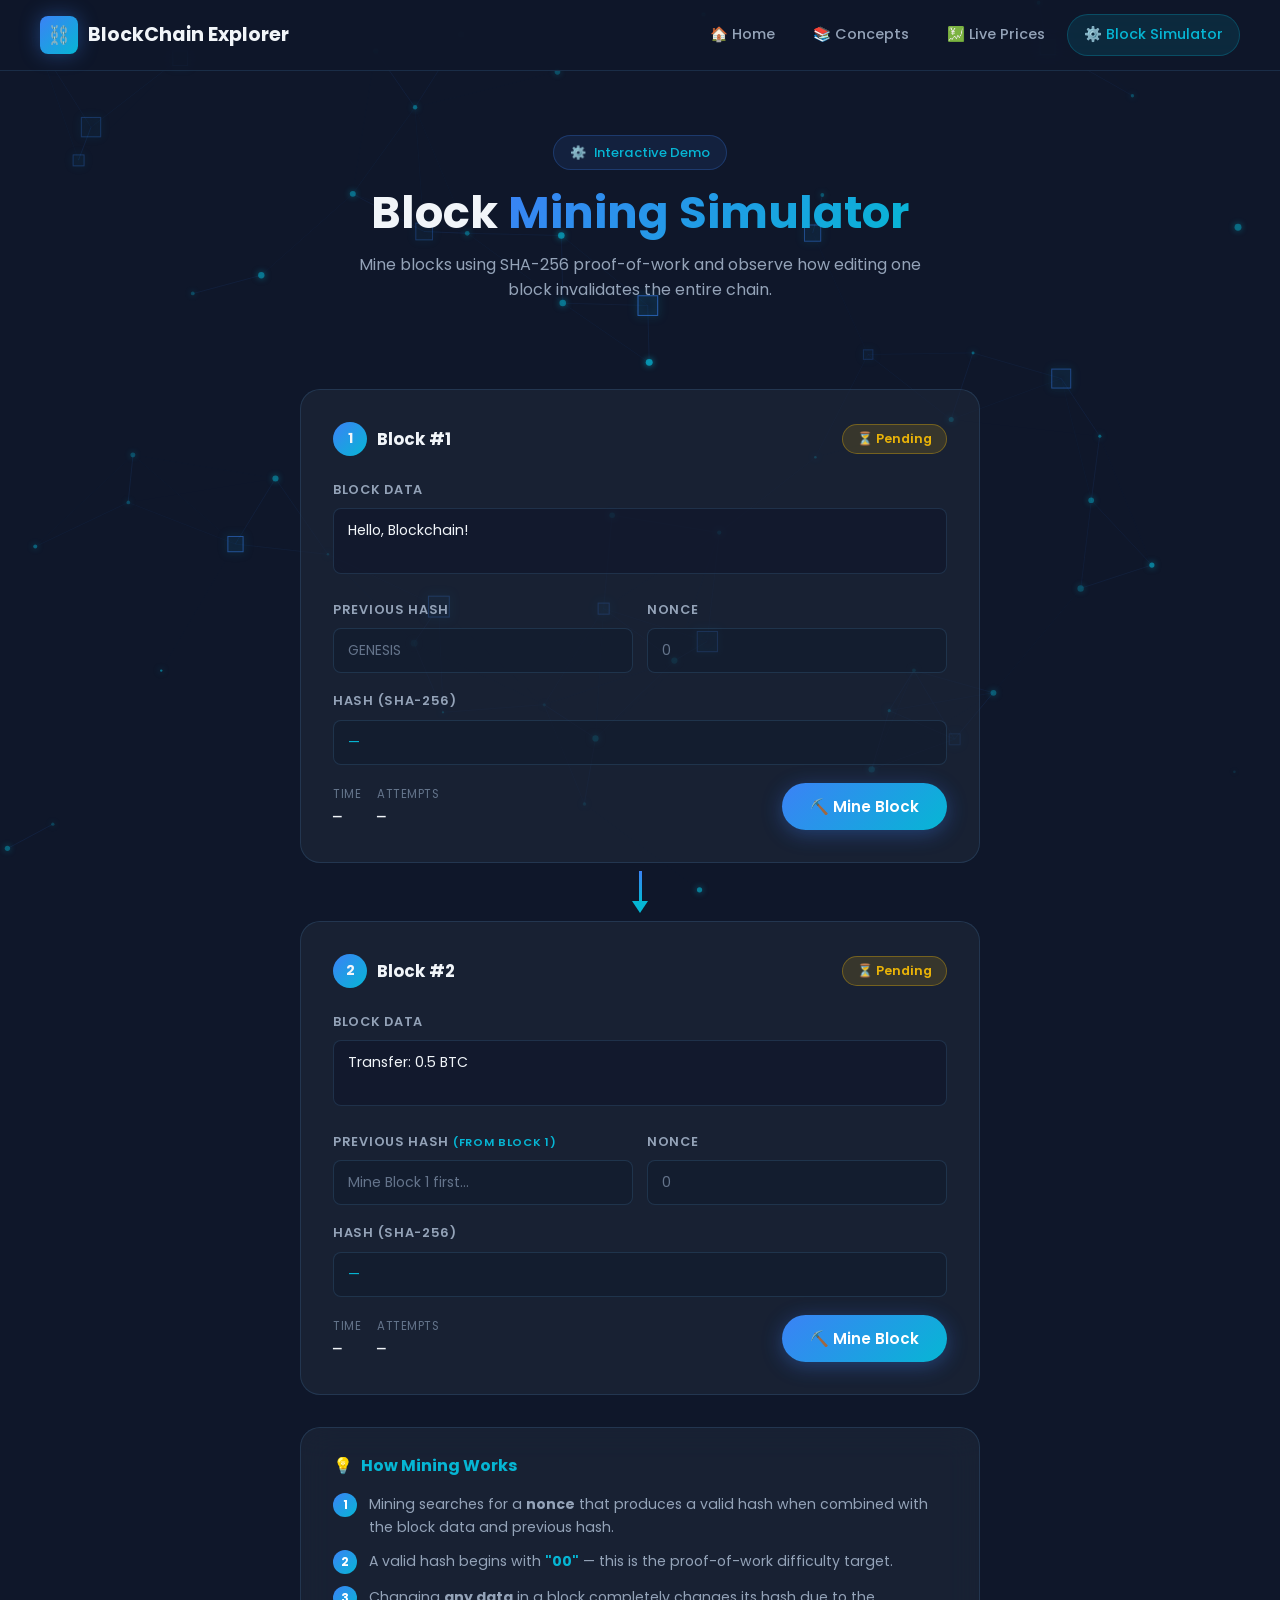
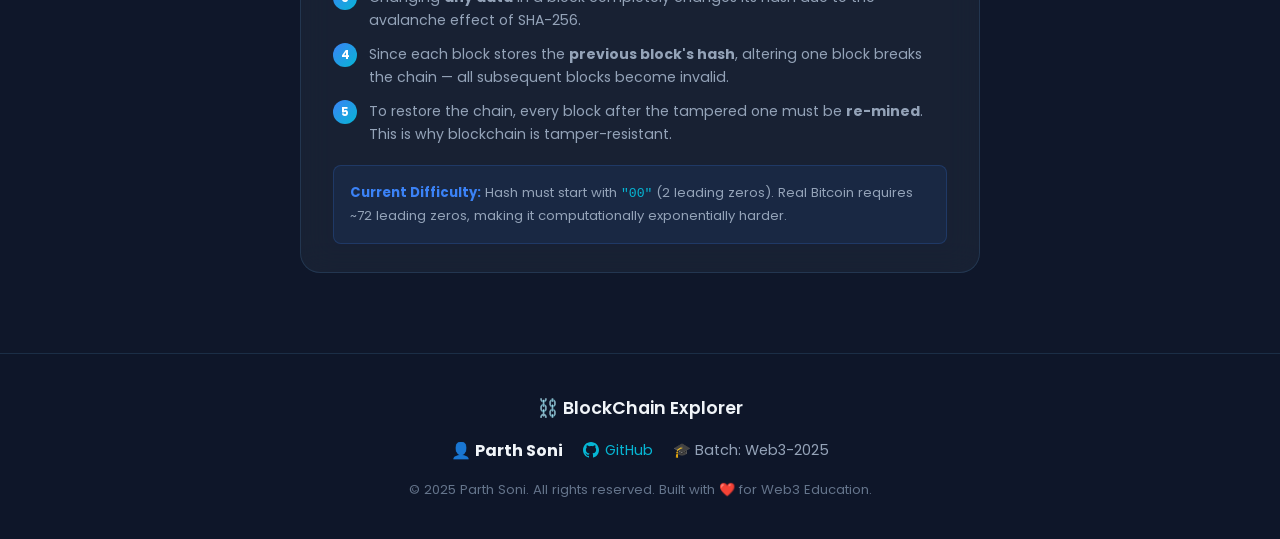
<file: web3(blockchain)/simulator.html>
<!DOCTYPE html>
<html lang="en">
<head>
  <meta charset="UTF-8" />
  <meta name="viewport" content="width=device-width, initial-scale=1.0" />
  <title>BlockChain Explorer — Block Simulator</title>
  <meta name="description" content="Interactive blockchain mining simulator using SHA-256. Mine blocks, observe chain integrity, and see how tampering breaks the chain." />
  <link rel="stylesheet" href="css/style.css" />
  <link rel="icon" href="data:image/svg+xml,<svg xmlns='http://www.w3.org/2000/svg' viewBox='0 0 100 100'><text y='.9em' font-size='90'>🔗</text></svg>" />
</head>
<body>

<!-- Animated Background Canvas -->
<canvas id="bg-canvas"></canvas>

<div class="page-wrapper">

  <!-- ===== NAVIGATION ===== -->
  <nav class="navbar" role="navigation" aria-label="Main navigation">
    <div class="navbar-inner">
      <a href="index.html" class="navbar-logo" aria-label="BlockChain Explorer Home">
        <span class="logo-icon" aria-hidden="true">⛓️</span>
        <span>BlockChain Explorer</span>
      </a>

      <button class="nav-toggle" id="navToggle" aria-label="Toggle navigation" aria-expanded="false">
        <span></span><span></span><span></span>
      </button>

      <ul class="navbar-links" id="navLinks" role="list">
        <li><a href="index.html">🏠 Home</a></li>
        <li><a href="concepts.html">📚 Concepts</a></li>
        <li><a href="prices.html">💹 Live Prices</a></li>
        <li><a href="simulator.html" class="active" aria-current="page">⚙️ Block Simulator</a></li>
      </ul>
    </div>
  </nav>

  <!-- ===== PAGE HEADER ===== -->
  <header style="padding: 64px 24px 20px;" aria-labelledby="sim-title">
    <div class="container" style="text-align:center;">
      <div class="hero-eyebrow fade-in" style="display:inline-flex;margin-bottom:16px;">
        <span>⚙️</span>
        <span>Interactive Demo</span>
      </div>
      <h1 class="section-title fade-in fade-in-delay-1" id="sim-title">
        Block <span class="gradient-text">Mining Simulator</span>
      </h1>
      <p class="section-subtitle fade-in fade-in-delay-2">
        Mine blocks using SHA-256 proof-of-work and observe how editing
        one block invalidates the entire chain.
      </p>
    </div>
  </header>

  <!-- ===== SIMULATOR MAIN ===== -->
  <main class="section" style="padding-top:10px;" aria-label="Blockchain simulator">
    <div class="container">
      <div class="simulator-layout">
        <div class="blocks-container" id="blocksContainer">

          <!-- ============================================================
               BLOCK 1
               ============================================================ -->
          <div class="sim-block-wrapper fade-in fade-in-delay-1">
            <div class="sim-block" id="block1" role="region" aria-labelledby="block1-title">
              <div class="sim-block-header">
                <div class="sim-block-title">
                  <div class="sim-block-num-badge" aria-hidden="true">1</div>
                  <h2 style="font-size:1.05rem;" id="block1-title">Block #1</h2>
                </div>
                <div class="sim-block-status">
                  <span class="badge badge-pending" id="block1-badge" aria-label="Block 1 status">
                    ⏳ Pending
                  </span>
                </div>
              </div>

              <!-- Fields -->
              <div class="field-group">
                <label for="b1-data">Block Data</label>
                <textarea id="b1-data" rows="2" placeholder="Enter transaction data..." aria-label="Block 1 data input">Hello, Blockchain!</textarea>
              </div>

              <div class="fields-row">
                <div class="field-group">
                  <label for="b1-prevhash">Previous Hash</label>
                  <input type="text" id="b1-prevhash" value="GENESIS" readonly aria-label="Block 1 previous hash (fixed genesis)" />
                </div>
                <div class="field-group">
                  <label for="b1-nonce">Nonce</label>
                  <input type="text" id="b1-nonce" value="0" readonly aria-label="Block 1 nonce" />
                </div>
              </div>

              <div class="field-group">
                <label for="b1-hash">Hash (SHA-256)</label>
                <input type="text" id="b1-hash" class="hash-display" value="—" readonly aria-label="Block 1 computed hash" />
              </div>

              <!-- Footer -->
              <div class="sim-block-footer">
                <div class="mine-stats" id="block1-stats" aria-live="polite">
                  <div class="mine-stat">
                    <span class="mine-stat-label">Time</span>
                    <span class="mine-stat-value" id="b1-time">—</span>
                  </div>
                  <div class="mine-stat">
                    <span class="mine-stat-label">Attempts</span>
                    <span class="mine-stat-value" id="b1-attempts">—</span>
                  </div>
                </div>
                <button class="btn btn-primary" id="mineBtn1" onclick="mineBlock(1)" aria-label="Mine Block 1">
                  ⛏️ Mine Block
                </button>
              </div>

            </div><!-- end sim-block #1 -->
          </div>

          <!-- Chain Connector -->
          <div class="chain-connector" id="chainConnector" aria-hidden="true">
            <div class="connector-line" id="connectorLine"></div>
            <div class="connector-arrow" id="connectorArrow"></div>
          </div>

          <!-- Chain Broken Alert -->
          <div class="chain-alert" id="chainAlert" role="alert" aria-live="assertive">
            ⛓️💥 <strong>Chain Broken:</strong> Block 1 has changed, so all following blocks are now invalid.
            Re-mine Block 1, then re-mine Block 2 to restore the valid chain.
          </div>

          <!-- ============================================================
               BLOCK 2
               ============================================================ -->
          <div class="sim-block-wrapper fade-in fade-in-delay-2">
            <div class="sim-block" id="block2" role="region" aria-labelledby="block2-title">
              <div class="sim-block-header">
                <div class="sim-block-title">
                  <div class="sim-block-num-badge" aria-hidden="true">2</div>
                  <h2 style="font-size:1.05rem;" id="block2-title">Block #2</h2>
                </div>
                <div class="sim-block-status">
                  <span class="badge badge-pending" id="block2-badge" aria-label="Block 2 status">
                    ⏳ Pending
                  </span>
                </div>
              </div>

              <!-- Fields -->
              <div class="field-group">
                <label for="b2-data">Block Data</label>
                <textarea id="b2-data" rows="2" placeholder="Enter transaction data..." aria-label="Block 2 data input">Transfer: 0.5 BTC</textarea>
              </div>

              <div class="fields-row">
                <div class="field-group">
                  <label for="b2-prevhash">Previous Hash <span style="color:var(--accent-cyan);font-size:0.7rem;">(from Block 1)</span></label>
                  <input type="text" id="b2-prevhash" value="Mine Block 1 first..." readonly aria-label="Block 2 previous hash (auto-filled from block 1)" />
                </div>
                <div class="field-group">
                  <label for="b2-nonce">Nonce</label>
                  <input type="text" id="b2-nonce" value="0" readonly aria-label="Block 2 nonce" />
                </div>
              </div>

              <div class="field-group">
                <label for="b2-hash">Hash (SHA-256)</label>
                <input type="text" id="b2-hash" class="hash-display" value="—" readonly aria-label="Block 2 computed hash" />
              </div>

              <!-- Footer -->
              <div class="sim-block-footer">
                <div class="mine-stats" id="block2-stats" aria-live="polite">
                  <div class="mine-stat">
                    <span class="mine-stat-label">Time</span>
                    <span class="mine-stat-value" id="b2-time">—</span>
                  </div>
                  <div class="mine-stat">
                    <span class="mine-stat-label">Attempts</span>
                    <span class="mine-stat-value" id="b2-attempts">—</span>
                  </div>
                </div>
                <button class="btn btn-primary" id="mineBtn2" onclick="mineBlock(2)" aria-label="Mine Block 2">
                  ⛏️ Mine Block
                </button>
              </div>

            </div><!-- end sim-block #2 -->
          </div>

          <!-- ============================================================
               EDUCATIONAL PANEL
               ============================================================ -->
          <aside class="glass-card edu-panel fade-in fade-in-delay-3" aria-labelledby="edu-title">
            <h3 id="edu-title">
              <span aria-hidden="true">💡</span> How Mining Works
            </h3>
            <ol class="edu-steps">
              <li>
                <span class="edu-step-num" aria-hidden="true">1</span>
                <span>Mining searches for a <strong>nonce</strong> that produces a valid hash when combined with the block data and previous hash.</span>
              </li>
              <li>
                <span class="edu-step-num" aria-hidden="true">2</span>
                <span>A valid hash begins with <strong style="color:var(--accent-cyan);">"00"</strong> — this is the proof-of-work difficulty target.</span>
              </li>
              <li>
                <span class="edu-step-num" aria-hidden="true">3</span>
                <span>Changing <strong>any data</strong> in a block completely changes its hash due to the avalanche effect of SHA-256.</span>
              </li>
              <li>
                <span class="edu-step-num" aria-hidden="true">4</span>
                <span>Since each block stores the <strong>previous block's hash</strong>, altering one block breaks the chain — all subsequent blocks become invalid.</span>
              </li>
              <li>
                <span class="edu-step-num" aria-hidden="true">5</span>
                <span>To restore the chain, every block after the tampered one must be <strong>re-mined</strong>. This is why blockchain is tamper-resistant.</span>
              </li>
            </ol>

            <!-- Difficulty info -->
            <div style="margin-top:20px;padding:16px;background:rgba(59,130,246,0.08);border-radius:var(--radius-sm);border:1px solid rgba(59,130,246,0.2);">
              <p style="font-size:0.82rem;color:var(--text-secondary);margin:0;line-height:1.65;">
                <strong style="color:var(--accent-blue);">Current Difficulty:</strong> Hash must start with <code style="color:var(--accent-cyan);">"00"</code>
                (2 leading zeros). Real Bitcoin requires ~72 leading zeros, making it computationally exponentially harder.
              </p>
            </div>
          </aside>

        </div><!-- end blocks-container -->
      </div><!-- end simulator-layout -->
    </div>
  </main>

  <!-- ===== FOOTER ===== -->
  <footer class="footer" role="contentinfo">
    <div class="footer-inner">
      <div class="footer-name">⛓️ BlockChain Explorer</div>
      <div class="footer-meta">
        <span>👤 <strong>Parth Soni</strong></span>
        <a href="https://github.com/" target="_blank" rel="noopener noreferrer">
          <svg width="16" height="16" viewBox="0 0 24 24" fill="currentColor" aria-hidden="true"><path d="M12 0C5.37 0 0 5.37 0 12c0 5.3 3.44 9.8 8.21 11.39.6.11.82-.26.82-.58v-2.03c-3.34.73-4.04-1.61-4.04-1.61-.54-1.38-1.33-1.75-1.33-1.75-1.09-.74.08-.73.08-.73 1.2.08 1.84 1.24 1.84 1.24 1.07 1.83 2.8 1.3 3.48 1 .11-.78.42-1.3.76-1.6-2.67-.3-5.47-1.33-5.47-5.93 0-1.31.47-2.38 1.24-3.22-.12-.3-.54-1.52.12-3.18 0 0 1.01-.32 3.3 1.23a11.5 11.5 0 0 1 3-.4c1.02 0 2.05.13 3 .4 2.28-1.55 3.3-1.23 3.3-1.23.66 1.66.24 2.88.12 3.18.77.84 1.24 1.91 1.24 3.22 0 4.61-2.81 5.63-5.48 5.92.43.37.81 1.1.81 2.22v3.29c0 .32.21.7.82.58C20.56 21.8 24 17.3 24 12 24 5.37 18.63 0 12 0z"/></svg>
          GitHub
        </a>
        <span class="footer-batch">🎓 Batch: Web3-2025</span>
      </div>
      <p class="footer-copy">© 2025 Parth Soni. All rights reserved. Built with ❤️ for Web3 Education.</p>
    </div>
  </footer>

</div><!-- end page-wrapper -->

<script src="js/main.js"></script>
<script src="js/simulator.js"></script>
</body>
</html>
</file>
<file: web3(blockchain)/css/style.css>
/* =============================================
   BlockChain Explorer — Shared Stylesheet
   Author: Parth Soni
   ============================================= */

/* ---------- Google Fonts ---------- */
@import url('https://fonts.googleapis.com/css2?family=Poppins:wght@300;400;500;600;700;800;900&display=swap');

/* ---------- CSS Reset & Root Variables ---------- */
*, *::before, *::after {
  margin: 0;
  padding: 0;
  box-sizing: border-box;
}

:root {
  --bg-primary:       #0F172A;
  --bg-secondary:     #1E293B;
  --bg-card:          rgba(30, 41, 59, 0.6);
  --accent-blue:      #3B82F6;
  --accent-cyan:      #06B6D4;
  --accent-purple:    #8B5CF6;
  --accent-green:     #10B981;
  --accent-red:       #EF4444;
  --text-primary:     #F1F5F9;
  --text-secondary:   #94A3B8;
  --text-muted:       #64748B;
  --border-glass:     rgba(99, 179, 237, 0.15);
  --glow-blue:        0 0 20px rgba(59, 130, 246, 0.4);
  --glow-cyan:        0 0 20px rgba(6, 182, 212, 0.4);
  --radius-sm:        8px;
  --radius-md:        14px;
  --radius-lg:        20px;
  --transition:       0.3s ease;
  --font:             'Poppins', sans-serif;
}

html {
  scroll-behavior: smooth;
}

body {
  font-family: var(--font);
  background-color: var(--bg-primary);
  color: var(--text-primary);
  line-height: 1.6;
  min-height: 100vh;
  overflow-x: hidden;
}

/* ---------- Animated Background Canvas ---------- */
#bg-canvas {
  position: fixed;
  top: 0;
  left: 0;
  width: 100%;
  height: 100%;
  z-index: 0;
  pointer-events: none;
}

.page-wrapper {
  position: relative;
  z-index: 1;
}

/* ---------- Typography ---------- */
h1, h2, h3, h4, h5, h6 {
  font-weight: 700;
  line-height: 1.2;
}

a {
  text-decoration: none;
  color: inherit;
}

img {
  max-width: 100%;
}

/* ---------- Glassmorphism Card ---------- */
.glass-card {
  background: var(--bg-card);
  backdrop-filter: blur(16px);
  -webkit-backdrop-filter: blur(16px);
  border: 1px solid var(--border-glass);
  border-radius: var(--radius-lg);
  transition: transform var(--transition), box-shadow var(--transition), border-color var(--transition);
}

.glass-card:hover {
  transform: translateY(-6px);
  box-shadow: var(--glow-blue);
  border-color: rgba(59, 130, 246, 0.4);
}

/* ---------- Gradient Text ---------- */
.gradient-text {
  background: linear-gradient(135deg, var(--accent-blue), var(--accent-cyan));
  -webkit-background-clip: text;
  -webkit-text-fill-color: transparent;
  background-clip: text;
}

.gradient-text-purple {
  background: linear-gradient(135deg, var(--accent-purple), var(--accent-blue));
  -webkit-background-clip: text;
  -webkit-text-fill-color: transparent;
  background-clip: text;
}

/* ---------- Buttons ---------- */
.btn {
  display: inline-flex;
  align-items: center;
  gap: 8px;
  padding: 12px 28px;
  border-radius: 50px;
  font-family: var(--font);
  font-size: 0.95rem;
  font-weight: 600;
  cursor: pointer;
  border: none;
  transition: all var(--transition);
  text-decoration: none;
}

.btn-primary {
  background: linear-gradient(135deg, var(--accent-blue), var(--accent-cyan));
  color: #fff;
  box-shadow: 0 4px 20px rgba(59, 130, 246, 0.35);
}

.btn-primary:hover {
  transform: translateY(-2px);
  box-shadow: 0 8px 30px rgba(59, 130, 246, 0.55);
}

.btn-outline {
  background: transparent;
  color: var(--accent-cyan);
  border: 1.5px solid var(--accent-cyan);
}

.btn-outline:hover {
  background: rgba(6, 182, 212, 0.1);
  transform: translateY(-2px);
  box-shadow: 0 0 16px rgba(6, 182, 212, 0.3);
}

.btn-secondary {
  background: linear-gradient(135deg, var(--accent-purple), var(--accent-blue));
  color: #fff;
  box-shadow: 0 4px 20px rgba(139, 92, 246, 0.35);
}

.btn-secondary:hover {
  transform: translateY(-2px);
  box-shadow: 0 8px 30px rgba(139, 92, 246, 0.55);
}

/* ---------- Section Utilities ---------- */
.section {
  padding: 80px 0;
}

.container {
  max-width: 1200px;
  margin: 0 auto;
  padding: 0 24px;
}

.section-title {
  font-size: clamp(1.8rem, 4vw, 2.8rem);
  text-align: center;
  margin-bottom: 12px;
}

.section-subtitle {
  font-size: 1rem;
  color: var(--text-secondary);
  text-align: center;
  margin-bottom: 56px;
  max-width: 600px;
  margin-left: auto;
  margin-right: auto;
}

/* ---------- Navigation ---------- */
.navbar {
  position: sticky;
  top: 0;
  z-index: 1000;
  background: rgba(15, 23, 42, 0.85);
  backdrop-filter: blur(20px);
  -webkit-backdrop-filter: blur(20px);
  border-bottom: 1px solid var(--border-glass);
  padding: 0 24px;
}

.navbar-inner {
  max-width: 1200px;
  margin: 0 auto;
  display: flex;
  align-items: center;
  justify-content: space-between;
  height: 70px;
}

.navbar-logo {
  display: flex;
  align-items: center;
  gap: 10px;
  font-size: 1.2rem;
  font-weight: 700;
  color: var(--text-primary);
  text-decoration: none;
}

.navbar-logo .logo-icon {
  width: 38px;
  height: 38px;
  background: linear-gradient(135deg, var(--accent-blue), var(--accent-cyan));
  border-radius: var(--radius-sm);
  display: flex;
  align-items: center;
  justify-content: center;
  font-size: 1.1rem;
  box-shadow: var(--glow-blue);
}

.navbar-links {
  display: flex;
  align-items: center;
  gap: 6px;
  list-style: none;
}

.navbar-links a {
  display: flex;
  align-items: center;
  gap: 6px;
  padding: 8px 16px;
  border-radius: 50px;
  font-size: 0.9rem;
  font-weight: 500;
  color: var(--text-secondary);
  transition: all var(--transition);
  text-decoration: none;
}

.navbar-links a:hover {
  color: var(--text-primary);
  background: rgba(59, 130, 246, 0.12);
}

.navbar-links a.active {
  color: var(--accent-cyan);
  background: rgba(6, 182, 212, 0.12);
  border: 1px solid rgba(6, 182, 212, 0.25);
}

/* Mobile Nav Toggle */
.nav-toggle {
  display: none;
  flex-direction: column;
  gap: 5px;
  cursor: pointer;
  padding: 6px;
  background: none;
  border: none;
}

.nav-toggle span {
  display: block;
  width: 24px;
  height: 2px;
  background: var(--text-primary);
  border-radius: 2px;
  transition: all var(--transition);
}

.nav-toggle.open span:nth-child(1) { transform: translateY(7px) rotate(45deg); }
.nav-toggle.open span:nth-child(2) { opacity: 0; }
.nav-toggle.open span:nth-child(3) { transform: translateY(-7px) rotate(-45deg); }

/* ---------- Footer ---------- */
.footer {
  background: rgba(15, 23, 42, 0.95);
  border-top: 1px solid var(--border-glass);
  padding: 40px 24px;
  text-align: center;
}

.footer-inner {
  max-width: 1200px;
  margin: 0 auto;
  display: flex;
  flex-direction: column;
  align-items: center;
  gap: 16px;
}

.footer-name {
  font-size: 1.1rem;
  font-weight: 600;
  color: var(--text-primary);
}

.footer-meta {
  display: flex;
  align-items: center;
  gap: 20px;
  flex-wrap: wrap;
  justify-content: center;
}

.footer-meta a {
  display: flex;
  align-items: center;
  gap: 6px;
  color: var(--accent-cyan);
  font-size: 0.9rem;
  transition: color var(--transition);
}

.footer-meta a:hover {
  color: var(--accent-blue);
}

.footer-batch {
  color: var(--text-secondary);
  font-size: 0.9rem;
}

.footer-copy {
  color: var(--text-muted);
  font-size: 0.82rem;
}

/* ---------- Page Entrance Animation ---------- */
.fade-in {
  opacity: 0;
  transform: translateY(24px);
  animation: fadeInUp 0.7s ease forwards;
}

.fade-in-delay-1 { animation-delay: 0.1s; }
.fade-in-delay-2 { animation-delay: 0.2s; }
.fade-in-delay-3 { animation-delay: 0.3s; }
.fade-in-delay-4 { animation-delay: 0.4s; }
.fade-in-delay-5 { animation-delay: 0.5s; }

@keyframes fadeInUp {
  to {
    opacity: 1;
    transform: translateY(0);
  }
}

/* ---------- Pulse / Glow Animations ---------- */
@keyframes pulse-glow {
  0%, 100% { box-shadow: 0 0 10px rgba(59, 130, 246, 0.3); }
  50%       { box-shadow: 0 0 30px rgba(59, 130, 246, 0.7); }
}

@keyframes float {
  0%, 100% { transform: translateY(0); }
  50%       { transform: translateY(-12px); }
}

@keyframes spin {
  to { transform: rotate(360deg); }
}

/* ---------- Loading Spinner ---------- */
.spinner {
  width: 40px;
  height: 40px;
  border: 3px solid rgba(59, 130, 246, 0.2);
  border-top-color: var(--accent-blue);
  border-radius: 50%;
  animation: spin 0.8s linear infinite;
  margin: 0 auto;
}

/* ---------- Badge / Status ---------- */
.badge {
  display: inline-flex;
  align-items: center;
  gap: 6px;
  padding: 4px 14px;
  border-radius: 50px;
  font-size: 0.8rem;
  font-weight: 600;
}

.badge-valid {
  background: rgba(16, 185, 129, 0.15);
  color: var(--accent-green);
  border: 1px solid rgba(16, 185, 129, 0.35);
}

.badge-invalid {
  background: rgba(239, 68, 68, 0.15);
  color: var(--accent-red);
  border: 1px solid rgba(239, 68, 68, 0.35);
}

.badge-pending {
  background: rgba(234, 179, 8, 0.15);
  color: #EAB308;
  border: 1px solid rgba(234, 179, 8, 0.35);
}

/* ---------- Scrollbar ---------- */
::-webkit-scrollbar { width: 6px; }
::-webkit-scrollbar-track { background: var(--bg-primary); }
::-webkit-scrollbar-thumb {
  background: linear-gradient(var(--accent-blue), var(--accent-cyan));
  border-radius: 3px;
}

/* ============================================================
   HOME PAGE STYLES
   ============================================================ */

/* Hero */
.hero {
  min-height: calc(100vh - 70px);
  display: flex;
  align-items: center;
  padding: 60px 24px;
}

.hero-inner {
  max-width: 1200px;
  margin: 0 auto;
  display: grid;
  grid-template-columns: 1fr 1fr;
  gap: 60px;
  align-items: center;
  width: 100%;
}

.hero-eyebrow {
  display: inline-flex;
  align-items: center;
  gap: 8px;
  background: rgba(59, 130, 246, 0.1);
  border: 1px solid rgba(59, 130, 246, 0.25);
  border-radius: 50px;
  padding: 6px 16px;
  font-size: 0.82rem;
  color: var(--accent-cyan);
  font-weight: 500;
  margin-bottom: 20px;
}

.hero-title {
  font-size: clamp(2rem, 4.5vw, 3.2rem);
  font-weight: 800;
  margin-bottom: 20px;
  line-height: 1.15;
}

.hero-description {
  font-size: 1rem;
  color: var(--text-secondary);
  margin-bottom: 36px;
  max-width: 520px;
}

.hero-buttons {
  display: flex;
  gap: 14px;
  flex-wrap: wrap;
}

/* Blockchain Visual */
.blockchain-visual {
  display: flex;
  flex-direction: column;
  align-items: center;
  gap: 0;
  animation: float 4s ease-in-out infinite;
}

.block-chain-demo {
  display: flex;
  flex-direction: column;
  align-items: center;
  gap: 0;
  width: 100%;
}

.demo-block {
  background: var(--bg-card);
  backdrop-filter: blur(12px);
  border: 1px solid var(--border-glass);
  border-radius: var(--radius-md);
  padding: 18px 24px;
  width: 280px;
  transition: all var(--transition);
}

.demo-block.active-block {
  border-color: rgba(59, 130, 246, 0.5);
  box-shadow: 0 0 25px rgba(59, 130, 246, 0.25);
}

.demo-block-header {
  display: flex;
  align-items: center;
  justify-content: space-between;
  margin-bottom: 12px;
}

.demo-block-label {
  font-size: 0.75rem;
  font-weight: 600;
  color: var(--accent-cyan);
  text-transform: uppercase;
  letter-spacing: 1px;
}

.demo-block-num {
  width: 26px;
  height: 26px;
  background: linear-gradient(135deg, var(--accent-blue), var(--accent-cyan));
  border-radius: 50%;
  display: flex;
  align-items: center;
  justify-content: center;
  font-size: 0.75rem;
  font-weight: 700;
}

.demo-block-data {
  font-size: 0.78rem;
  color: var(--text-secondary);
  font-family: 'Courier New', monospace;
}

.demo-block-data span {
  color: var(--accent-cyan);
}

.demo-chain-link {
  display: flex;
  align-items: center;
  justify-content: center;
  flex-direction: column;
  gap: 2px;
  padding: 4px 0;
}

.chain-dot {
  width: 6px;
  height: 6px;
  background: var(--accent-blue);
  border-radius: 50%;
  animation: pulse-glow 1.5s ease-in-out infinite;
}

.chain-line {
  width: 2px;
  height: 20px;
  background: linear-gradient(to bottom, var(--accent-blue), var(--accent-cyan));
}

/* Features Section */
.features-grid {
  display: grid;
  grid-template-columns: repeat(3, 1fr);
  gap: 28px;
}

.feature-card {
  padding: 36px 28px;
  text-align: center;
}

.feature-icon {
  width: 64px;
  height: 64px;
  border-radius: var(--radius-md);
  display: flex;
  align-items: center;
  justify-content: center;
  font-size: 1.8rem;
  margin: 0 auto 20px;
}

.feature-icon-blue {
  background: linear-gradient(135deg, rgba(59, 130, 246, 0.2), rgba(6, 182, 212, 0.2));
  border: 1px solid rgba(59, 130, 246, 0.3);
}

.feature-icon-purple {
  background: linear-gradient(135deg, rgba(139, 92, 246, 0.2), rgba(59, 130, 246, 0.2));
  border: 1px solid rgba(139, 92, 246, 0.3);
}

.feature-icon-green {
  background: linear-gradient(135deg, rgba(16, 185, 129, 0.2), rgba(6, 182, 212, 0.2));
  border: 1px solid rgba(16, 185, 129, 0.3);
}

.feature-card h3 {
  font-size: 1.15rem;
  margin-bottom: 10px;
  color: var(--text-primary);
}

.feature-card p {
  font-size: 0.9rem;
  color: var(--text-secondary);
  line-height: 1.65;
}

/* ============================================================
   CONCEPTS PAGE STYLES
   ============================================================ */

.concepts-grid {
  display: grid;
  grid-template-columns: repeat(2, 1fr);
  gap: 32px;
}

.concept-card {
  padding: 32px;
  overflow: hidden;
}

.concept-card-header {
  display: flex;
  align-items: center;
  gap: 14px;
  margin-bottom: 24px;
}

.concept-card-icon {
  width: 50px;
  height: 50px;
  border-radius: var(--radius-sm);
  display: flex;
  align-items: center;
  justify-content: center;
  font-size: 1.4rem;
  flex-shrink: 0;
}

.concept-card-header h3 {
  font-size: 1.1rem;
  color: var(--text-primary);
}

.comparison-table {
  display: grid;
  grid-template-columns: 1fr 1fr;
  border-radius: var(--radius-sm);
  overflow: hidden;
  border: 1px solid var(--border-glass);
}

.comp-col {
  display: flex;
  flex-direction: column;
}

.comp-col-header {
  padding: 10px 14px;
  font-size: 0.78rem;
  font-weight: 700;
  text-transform: uppercase;
  letter-spacing: 0.8px;
  text-align: center;
}

.comp-col-header.left {
  background: rgba(239, 68, 68, 0.15);
  color: #EF4444;
  border-bottom: 1px solid rgba(239, 68, 68, 0.2);
}

.comp-col-header.right {
  background: rgba(16, 185, 129, 0.15);
  color: var(--accent-green);
  border-bottom: 1px solid rgba(16, 185, 129, 0.2);
  border-left: 1px solid var(--border-glass);
}

.comp-item {
  padding: 10px 14px;
  font-size: 0.85rem;
  color: var(--text-secondary);
  border-bottom: 1px solid rgba(255,255,255,0.04);
  display: flex;
  align-items: center;
  gap: 8px;
}

.comp-item::before {
  content: '▸';
  color: var(--accent-blue);
  font-size: 0.7rem;
  flex-shrink: 0;
}

.comp-item.right-item {
  border-left: 1px solid var(--border-glass);
}

.comp-item.right-item::before {
  color: var(--accent-cyan);
}

/* ============================================================
   PRICES PAGE STYLES
   ============================================================ */

.prices-header-bar {
  display: flex;
  align-items: center;
  justify-content: space-between;
  flex-wrap: wrap;
  gap: 16px;
  margin-bottom: 40px;
}

.prices-grid {
  display: grid;
  grid-template-columns: repeat(auto-fill, minmax(280px, 1fr));
  gap: 28px;
  margin-bottom: 40px;
}

.price-card {
  padding: 28px;
  position: relative;
  overflow: hidden;
}

.price-card::before {
  content: '';
  position: absolute;
  top: 0;
  left: 0;
  right: 0;
  height: 3px;
  background: linear-gradient(90deg, var(--accent-blue), var(--accent-cyan));
  border-radius: var(--radius-lg) var(--radius-lg) 0 0;
}

.price-card-top {
  display: flex;
  align-items: center;
  gap: 14px;
  margin-bottom: 20px;
}

.coin-logo {
  width: 48px;
  height: 48px;
  border-radius: 50%;
  object-fit: cover;
  border: 2px solid var(--border-glass);
}

.coin-logo-placeholder {
  width: 48px;
  height: 48px;
  border-radius: 50%;
  display: flex;
  align-items: center;
  justify-content: center;
  font-size: 1.3rem;
  font-weight: 700;
  border: 2px solid var(--border-glass);
}

.coin-name {
  font-size: 1.05rem;
  font-weight: 700;
  color: var(--text-primary);
}

.coin-symbol {
  font-size: 0.8rem;
  color: var(--text-muted);
  font-weight: 500;
  text-transform: uppercase;
}

.price-value {
  font-size: 1.9rem;
  font-weight: 800;
  color: var(--text-primary);
  margin-bottom: 8px;
}

.price-change {
  display: inline-flex;
  align-items: center;
  gap: 4px;
  font-size: 0.9rem;
  font-weight: 600;
  padding: 4px 12px;
  border-radius: 50px;
}

.price-change.positive {
  color: var(--accent-green);
  background: rgba(16, 185, 129, 0.1);
}

.price-change.negative {
  color: var(--accent-red);
  background: rgba(239, 68, 68, 0.1);
}

.last-updated {
  font-size: 0.82rem;
  color: var(--text-muted);
  text-align: center;
  margin-top: 16px;
}

.error-message {
  display: none;
  background: rgba(239, 68, 68, 0.1);
  border: 1px solid rgba(239, 68, 68, 0.3);
  border-radius: var(--radius-md);
  padding: 20px;
  text-align: center;
  color: var(--accent-red);
  margin-top: 24px;
}

.error-message.show {
  display: block;
}

.loading-container {
  display: flex;
  flex-direction: column;
  align-items: center;
  gap: 16px;
  padding: 60px 0;
}

.loading-text {
  color: var(--text-secondary);
  font-size: 0.9rem;
}

/* Mini trend bar */
.trend-bar {
  display: flex;
  gap: 3px;
  margin-top: 14px;
  align-items: flex-end;
  height: 32px;
}

.trend-bar-item {
  flex: 1;
  border-radius: 3px 3px 0 0;
  min-height: 6px;
  opacity: 0.7;
}

/* ============================================================
   SIMULATOR PAGE STYLES
   ============================================================ */

.simulator-layout {
  display: flex;
  flex-direction: column;
  gap: 0;
}

.blocks-container {
  display: flex;
  flex-direction: column;
  align-items: center;
  gap: 0;
}

.sim-block-wrapper {
  display: flex;
  flex-direction: column;
  align-items: center;
  width: 100%;
  max-width: 680px;
}

.sim-block {
  width: 100%;
  padding: 32px;
  border-radius: var(--radius-lg);
  border: 1px solid var(--border-glass);
  background: var(--bg-card);
  backdrop-filter: blur(16px);
  transition: all var(--transition);
}

.sim-block.valid-block {
  border-color: rgba(16, 185, 129, 0.4);
  box-shadow: 0 0 20px rgba(16, 185, 129, 0.12);
}

.sim-block.invalid-block {
  border-color: rgba(239, 68, 68, 0.4);
  box-shadow: 0 0 20px rgba(239, 68, 68, 0.12);
}

.sim-block-header {
  display: flex;
  align-items: center;
  justify-content: space-between;
  margin-bottom: 24px;
  flex-wrap: wrap;
  gap: 10px;
}

.sim-block-title {
  display: flex;
  align-items: center;
  gap: 10px;
}

.sim-block-num-badge {
  width: 34px;
  height: 34px;
  background: linear-gradient(135deg, var(--accent-blue), var(--accent-cyan));
  border-radius: 50%;
  display: flex;
  align-items: center;
  justify-content: center;
  font-size: 0.85rem;
  font-weight: 700;
}

.sim-block-title h3 {
  font-size: 1.1rem;
  font-weight: 700;
}

.sim-block-status {
  display: flex;
  align-items: center;
  gap: 8px;
}

/* Form fields */
.field-group {
  margin-bottom: 18px;
}

.field-group label {
  display: block;
  font-size: 0.8rem;
  font-weight: 600;
  color: var(--text-secondary);
  text-transform: uppercase;
  letter-spacing: 0.7px;
  margin-bottom: 8px;
}

.field-group input,
.field-group textarea {
  width: 100%;
  background: rgba(15, 23, 42, 0.6);
  border: 1px solid var(--border-glass);
  border-radius: var(--radius-sm);
  padding: 11px 14px;
  font-family: var(--font);
  font-size: 0.88rem;
  color: var(--text-primary);
  transition: border-color var(--transition);
  resize: none;
  outline: none;
}

.field-group input:focus,
.field-group textarea:focus {
  border-color: var(--accent-blue);
  box-shadow: 0 0 0 3px rgba(59, 130, 246, 0.1);
}

.field-group input[readonly],
.field-group textarea[readonly] {
  color: var(--text-muted);
  cursor: default;
  background: rgba(15, 23, 42, 0.35);
}

.hash-display {
  font-family: 'Courier New', monospace;
  font-size: 0.82rem;
  word-break: break-all;
  color: var(--accent-cyan) !important;
  letter-spacing: 0.5px;
}

.hash-display.valid-hash {
  color: var(--accent-green) !important;
}

.hash-display.invalid-hash {
  color: var(--accent-red) !important;
}

.fields-row {
  display: grid;
  grid-template-columns: 1fr 1fr;
  gap: 14px;
}

.sim-block-footer {
  display: flex;
  align-items: center;
  justify-content: space-between;
  flex-wrap: wrap;
  gap: 12px;
  margin-top: 8px;
}

.mine-stats {
  display: flex;
  gap: 16px;
  flex-wrap: wrap;
}

.mine-stat {
  display: flex;
  flex-direction: column;
  gap: 2px;
}

.mine-stat-label {
  font-size: 0.72rem;
  color: var(--text-muted);
  text-transform: uppercase;
  letter-spacing: 0.5px;
}

.mine-stat-value {
  font-size: 0.9rem;
  font-weight: 600;
  color: var(--text-primary);
  font-family: 'Courier New', monospace;
}

/* Chain connector */
.chain-connector {
  display: flex;
  flex-direction: column;
  align-items: center;
  gap: 0;
  padding: 8px 0;
  transition: all var(--transition);
}

.connector-line {
  width: 3px;
  height: 30px;
  background: linear-gradient(to bottom, var(--accent-blue), var(--accent-cyan));
  transition: background var(--transition);
}

.connector-line.broken {
  background: linear-gradient(to bottom, var(--accent-red), rgba(239, 68, 68, 0.4));
}

.connector-arrow {
  width: 0;
  height: 0;
  border-left: 8px solid transparent;
  border-right: 8px solid transparent;
  border-top: 12px solid var(--accent-cyan);
  transition: border-top-color var(--transition);
}

.connector-arrow.broken {
  border-top-color: var(--accent-red);
}

/* Chain broken alert */
.chain-alert {
  display: none;
  background: rgba(239, 68, 68, 0.1);
  border: 1px solid rgba(239, 68, 68, 0.35);
  border-radius: var(--radius-md);
  padding: 16px 20px;
  margin: 16px 0;
  color: var(--accent-red);
  font-size: 0.9rem;
  font-weight: 500;
  text-align: center;
  max-width: 680px;
  width: 100%;
}

.chain-alert.show {
  display: block;
  animation: fadeInUp 0.4s ease forwards;
}

/* Educational panel */
.edu-panel {
  max-width: 680px;
  width: 100%;
  margin-top: 32px;
  padding: 28px 32px;
}

.edu-panel h3 {
  font-size: 1rem;
  margin-bottom: 18px;
  color: var(--accent-cyan);
  display: flex;
  align-items: center;
  gap: 8px;
}

.edu-steps {
  list-style: none;
  display: flex;
  flex-direction: column;
  gap: 12px;
}

.edu-steps li {
  display: flex;
  align-items: flex-start;
  gap: 12px;
  font-size: 0.88rem;
  color: var(--text-secondary);
}

.edu-step-num {
  width: 24px;
  height: 24px;
  background: linear-gradient(135deg, var(--accent-blue), var(--accent-cyan));
  border-radius: 50%;
  display: flex;
  align-items: center;
  justify-content: center;
  font-size: 0.72rem;
  font-weight: 700;
  flex-shrink: 0;
  color: white;
}

/* ============================================================
   RESPONSIVE STYLES
   ============================================================ */

@media (max-width: 1024px) {
  .features-grid {
    grid-template-columns: repeat(2, 1fr);
  }
}

@media (max-width: 900px) {
  .hero-inner {
    grid-template-columns: 1fr;
    text-align: center;
  }
  .hero-buttons {
    justify-content: center;
  }
  .hero-description {
    margin-left: auto;
    margin-right: auto;
  }
  .blockchain-visual {
    display: none;
  }
  .concepts-grid {
    grid-template-columns: 1fr;
  }
}

@media (max-width: 768px) {
  .navbar-links {
    display: none;
    flex-direction: column;
    position: absolute;
    top: 70px;
    left: 0;
    right: 0;
    background: rgba(15, 23, 42, 0.97);
    backdrop-filter: blur(20px);
    border-bottom: 1px solid var(--border-glass);
    padding: 16px 24px;
    gap: 4px;
  }
  .navbar-links.open {
    display: flex;
  }
  .navbar-links a {
    border-radius: var(--radius-sm);
    padding: 12px 16px;
  }
  .nav-toggle {
    display: flex;
  }
  .features-grid {
    grid-template-columns: 1fr;
  }
  .fields-row {
    grid-template-columns: 1fr;
  }
  .prices-header-bar {
    flex-direction: column;
    align-items: flex-start;
  }
}

@media (max-width: 480px) {
  .section { padding: 56px 0; }
  .hero { padding: 40px 16px; }
  .container { padding: 0 16px; }
  .sim-block { padding: 22px 18px; }
  .edu-panel { padding: 22px 18px; }
  .concept-card { padding: 22px 18px; }
}
</file>
